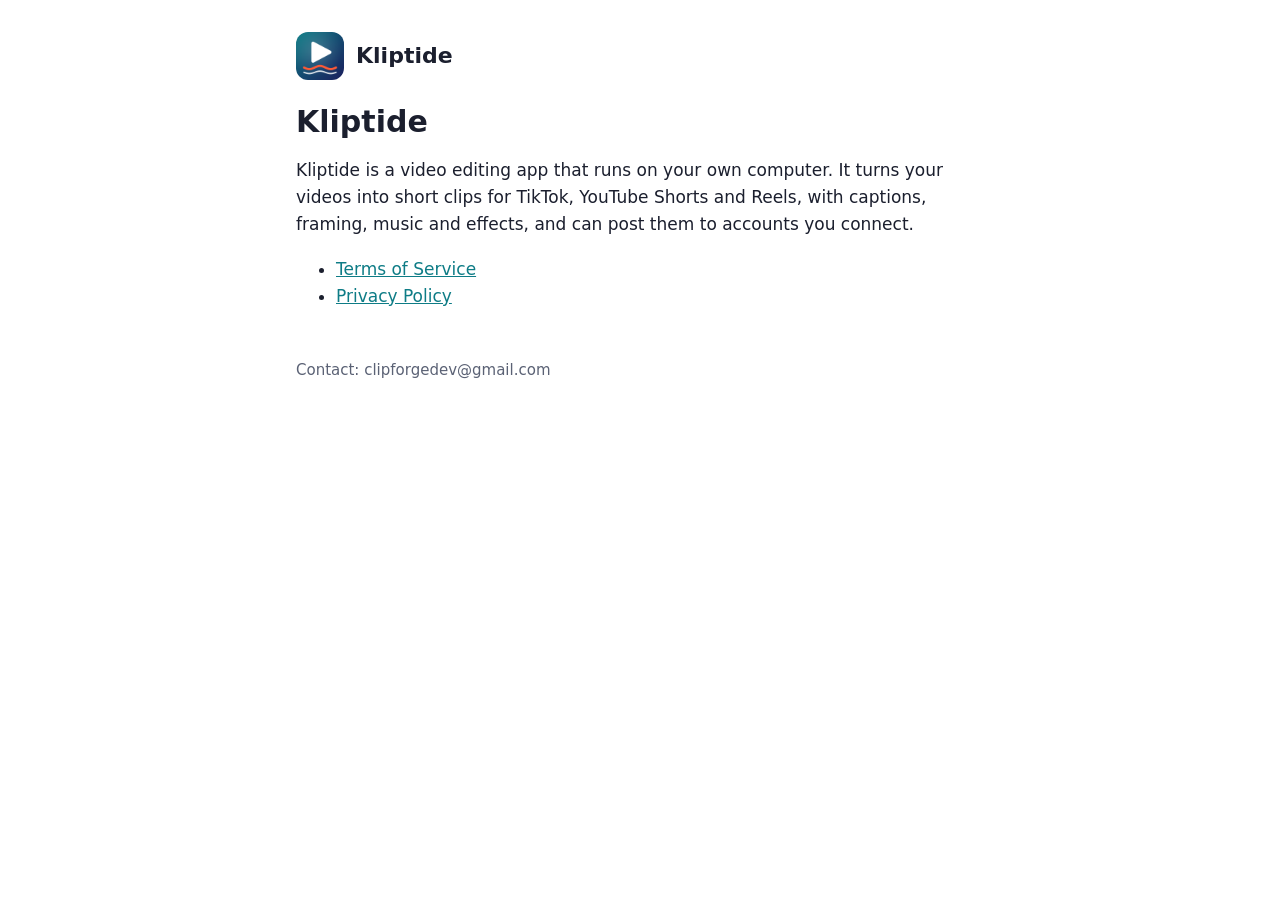
<file: index.html>
<!doctype html>
<html lang="en">
<head>
<meta charset="utf-8" />
<meta name="viewport" content="width=device-width, initial-scale=1" />
<title>Kliptide</title>
<link rel="icon" href="icon.png" />
<link rel="stylesheet" href="style.css" />
</head>
<body>
<main>
  <header><img src="icon.png" alt="" /><a href="./">Kliptide</a></header>
  <h1>Kliptide</h1>
  <p>Kliptide is a video editing app that runs on your own computer. It turns your videos into short clips for TikTok, YouTube Shorts and Reels, with captions, framing, music and effects, and can post them to accounts you connect.</p>
  <ul>
    <li><a href="terms.html">Terms of Service</a></li>
    <li><a href="privacy.html">Privacy Policy</a></li>
  </ul>
  <footer>Contact: clipforgedev@gmail.com</footer>
</main>
</body>
</html>
</file>
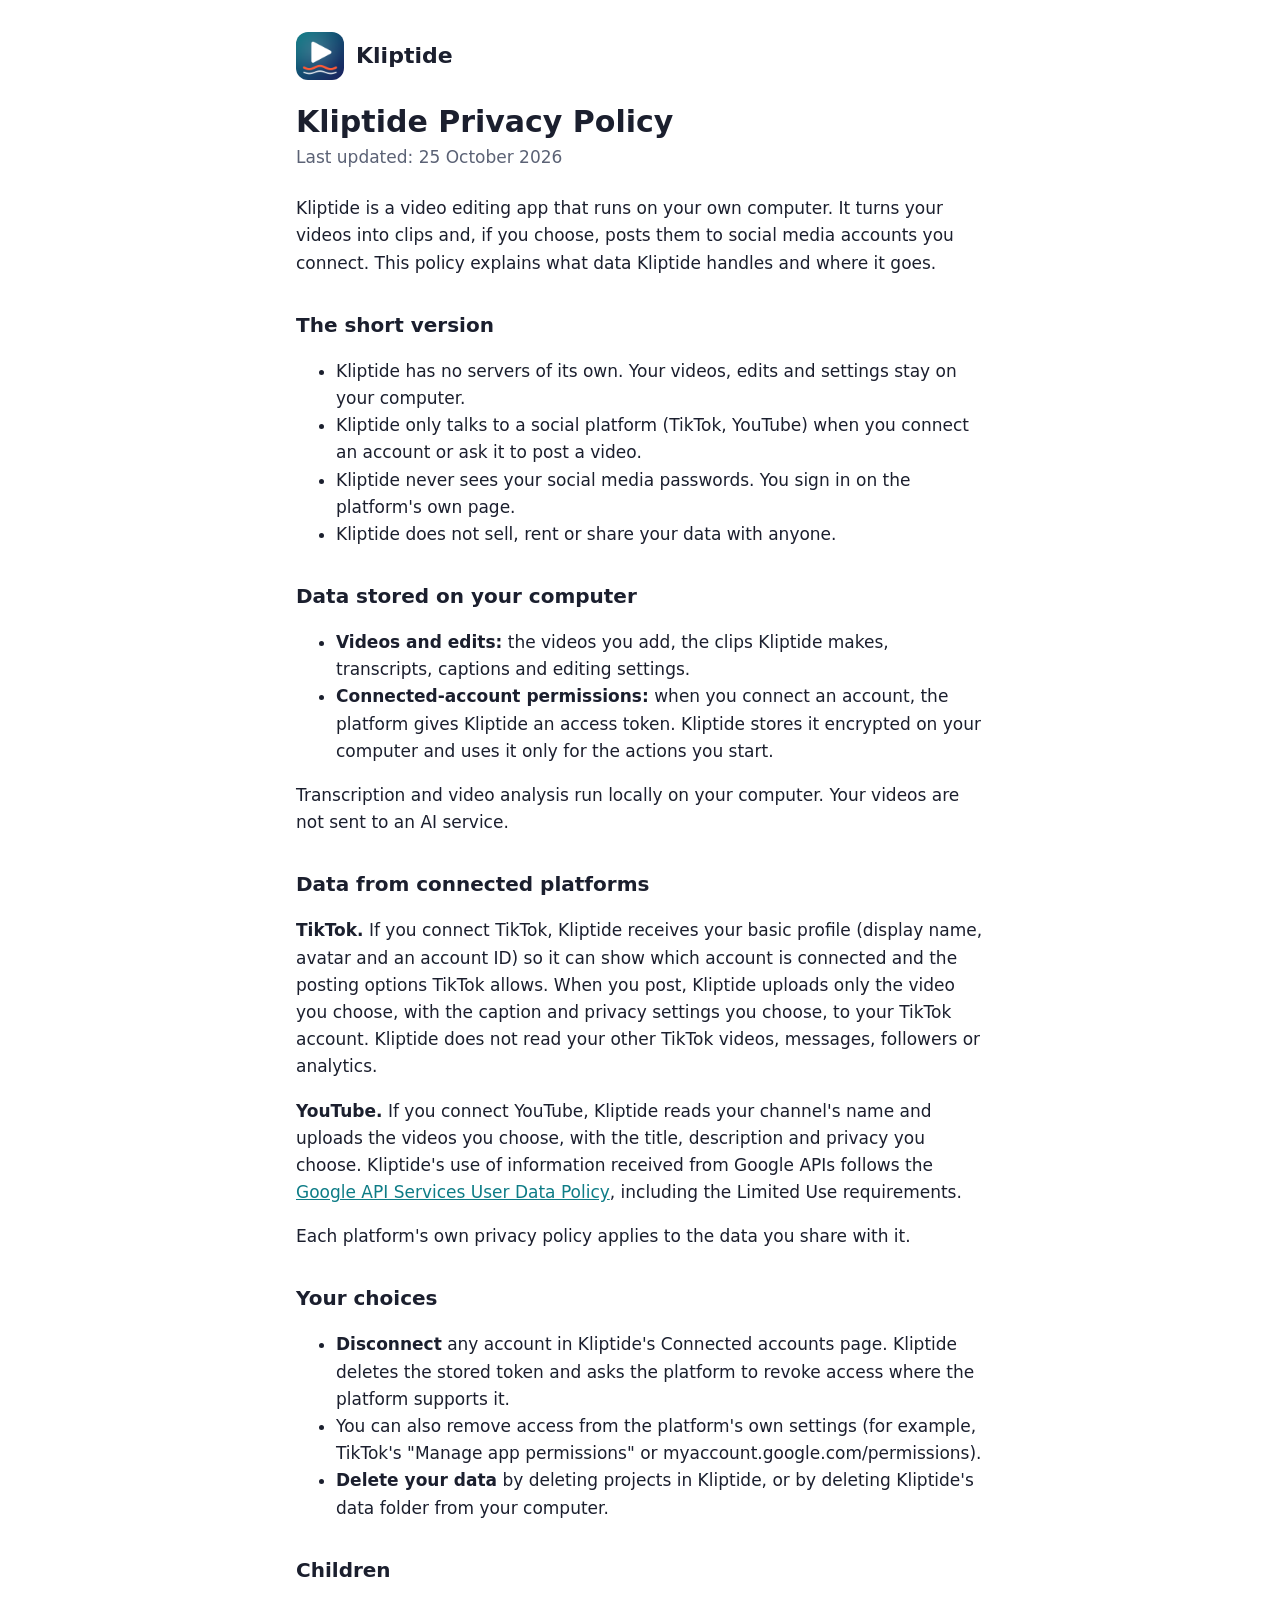
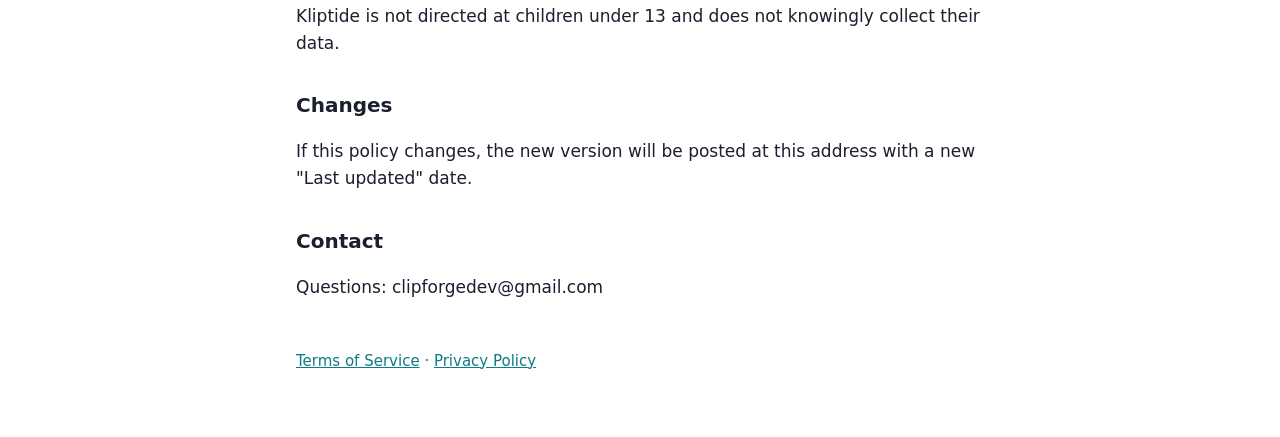
<file: privacy.html>
<!doctype html>
<html lang="en">
<head>
<meta charset="utf-8" />
<meta name="viewport" content="width=device-width, initial-scale=1" />
<title>Kliptide Privacy Policy</title>
<link rel="icon" href="icon.png" />
<link rel="stylesheet" href="style.css" />
</head>
<body>
<main>
<header><img src="icon.png" alt="" /><a href="./">Kliptide</a></header>
<h1>Kliptide Privacy Policy</h1>
<p class="updated">Last updated: 25 October 2026</p>
<p>Kliptide is a video editing app that runs on your own computer. It turns your videos into clips and, if you choose, posts them to social media accounts you connect. This policy explains what data Kliptide handles and where it goes.</p>
<h2>The short version</h2>
<ul>
<li>Kliptide has no servers of its own. Your videos, edits and settings stay on your computer.</li>
<li>Kliptide only talks to a social platform (TikTok, YouTube) when you connect an account or ask it to post a video.</li>
<li>Kliptide never sees your social media passwords. You sign in on the platform's own page.</li>
<li>Kliptide does not sell, rent or share your data with anyone.</li>
</ul>
<h2>Data stored on your computer</h2>
<ul>
<li><strong>Videos and edits:</strong> the videos you add, the clips Kliptide makes, transcripts, captions and editing settings.</li>
<li><strong>Connected-account permissions:</strong> when you connect an account, the platform gives Kliptide an access token. Kliptide stores it encrypted on your computer and uses it only for the actions you start.</li>
</ul>
<p>Transcription and video analysis run locally on your computer. Your videos are not sent to an AI service.</p>
<h2>Data from connected platforms</h2>
<p><strong>TikTok.</strong> If you connect TikTok, Kliptide receives your basic profile (display name, avatar and an account ID) so it can show which account is connected and the posting options TikTok allows. When you post, Kliptide uploads only the video you choose, with the caption and privacy settings you choose, to your TikTok account. Kliptide does not read your other TikTok videos, messages, followers or analytics.</p>
<p><strong>YouTube.</strong> If you connect YouTube, Kliptide reads your channel's name and uploads the videos you choose, with the title, description and privacy you choose. Kliptide's use of information received from Google APIs follows the <a href="https://developers.google.com/terms/api-services-user-data-policy">Google API Services User Data Policy</a>, including the Limited Use requirements.</p>
<p>Each platform's own privacy policy applies to the data you share with it.</p>
<h2>Your choices</h2>
<ul>
<li><strong>Disconnect</strong> any account in Kliptide's Connected accounts page. Kliptide deletes the stored token and asks the platform to revoke access where the platform supports it.</li>
<li>You can also remove access from the platform's own settings (for example, TikTok's "Manage app permissions" or myaccount.google.com/permissions).</li>
<li><strong>Delete your data</strong> by deleting projects in Kliptide, or by deleting Kliptide's data folder from your computer.</li>
</ul>
<h2>Children</h2>
<p>Kliptide is not directed at children under 13 and does not knowingly collect their data.</p>
<h2>Changes</h2>
<p>If this policy changes, the new version will be posted at this address with a new "Last updated" date.</p>
<h2>Contact</h2>
<p>Questions: clipforgedev@gmail.com</p>
<footer><a href="terms.html">Terms of Service</a> · <a href="privacy.html">Privacy Policy</a></footer>
</main>
</body>
</html>
</file>
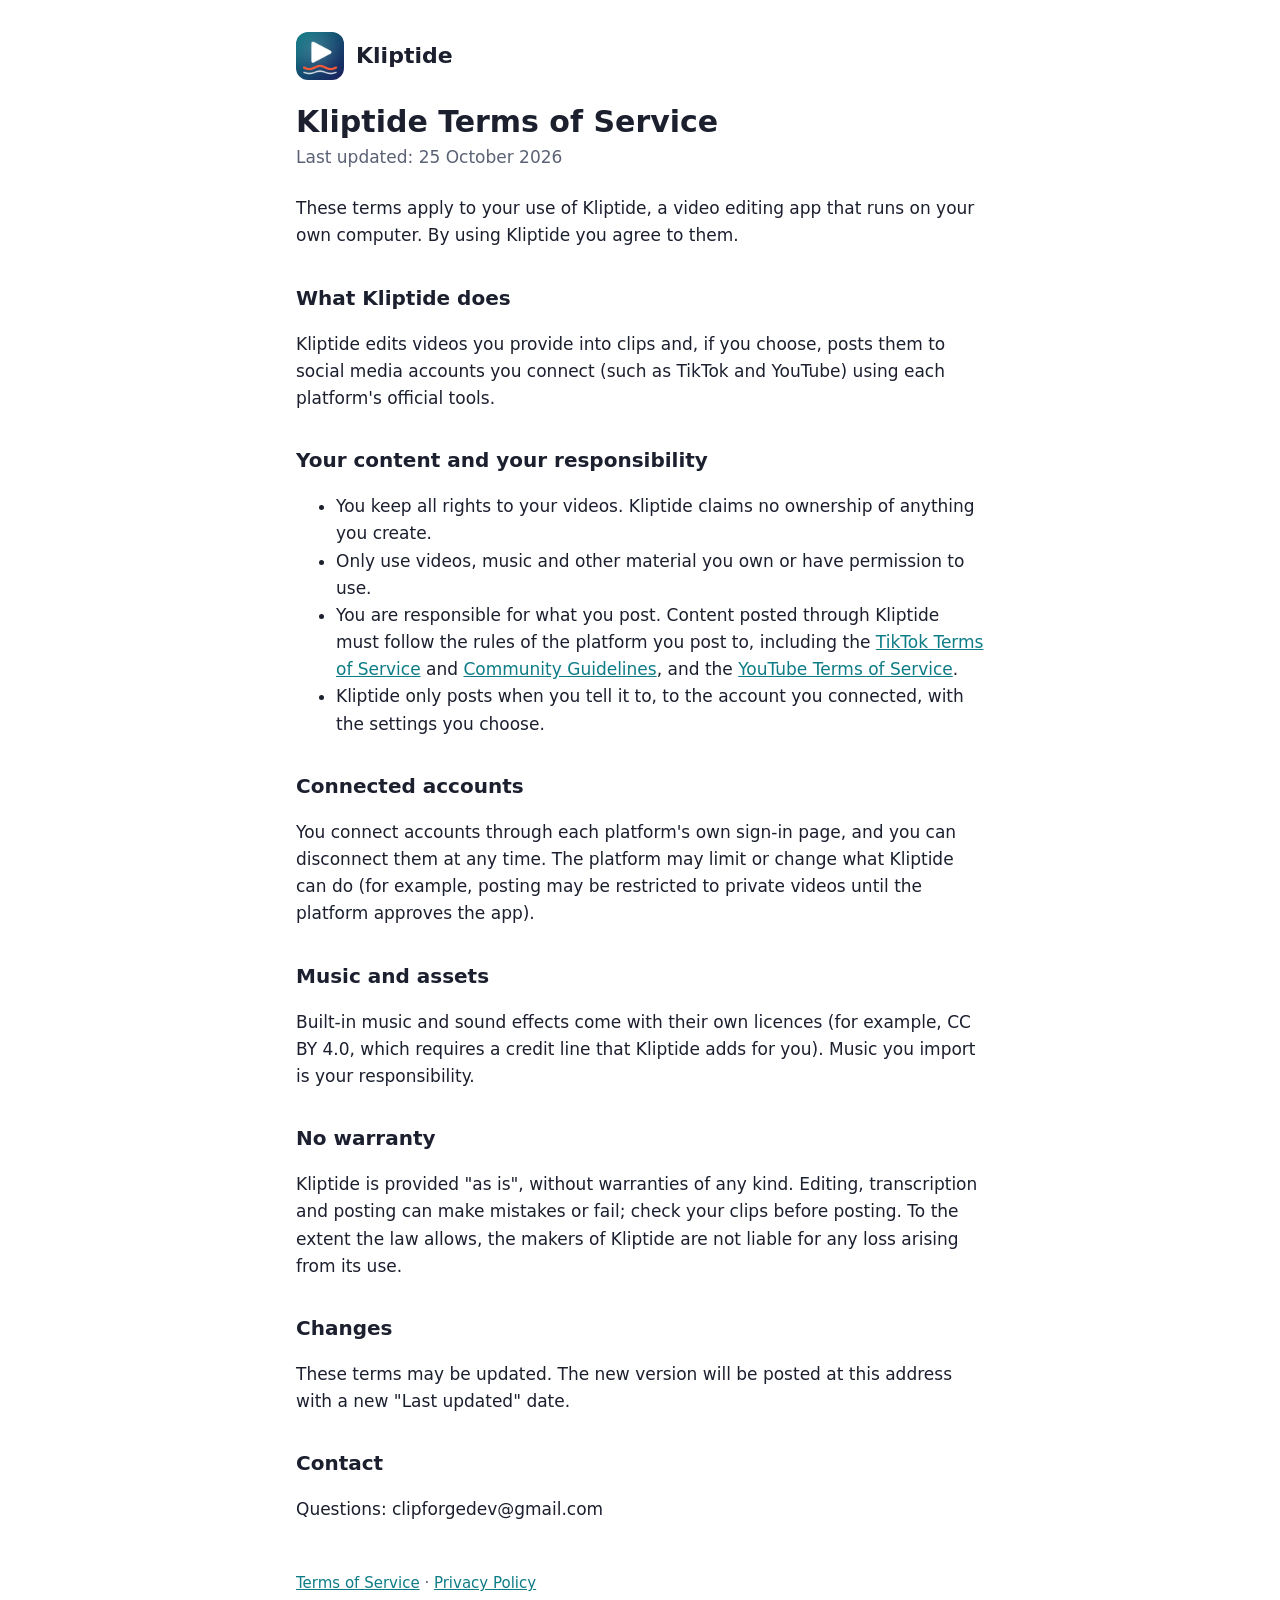
<file: terms.html>
<!doctype html>
<html lang="en">
<head>
<meta charset="utf-8" />
<meta name="viewport" content="width=device-width, initial-scale=1" />
<title>Kliptide Terms of Service</title>
<link rel="icon" href="icon.png" />
<link rel="stylesheet" href="style.css" />
</head>
<body>
<main>
<header><img src="icon.png" alt="" /><a href="./">Kliptide</a></header>
<h1>Kliptide Terms of Service</h1>
<p class="updated">Last updated: 25 October 2026</p>
<p>These terms apply to your use of Kliptide, a video editing app that runs on your own computer. By using Kliptide you agree to them.</p>
<h2>What Kliptide does</h2>
<p>Kliptide edits videos you provide into clips and, if you choose, posts them to social media accounts you connect (such as TikTok and YouTube) using each platform's official tools.</p>
<h2>Your content and your responsibility</h2>
<ul>
<li>You keep all rights to your videos. Kliptide claims no ownership of anything you create.</li>
<li>Only use videos, music and other material you own or have permission to use.</li>
<li>You are responsible for what you post. Content posted through Kliptide must follow the rules of the platform you post to, including the <a href="https://www.tiktok.com/legal/terms-of-service">TikTok Terms of Service</a> and <a href="https://www.tiktok.com/community-guidelines">Community Guidelines</a>, and the <a href="https://www.youtube.com/t/terms">YouTube Terms of Service</a>.</li>
<li>Kliptide only posts when you tell it to, to the account you connected, with the settings you choose.</li>
</ul>
<h2>Connected accounts</h2>
<p>You connect accounts through each platform's own sign-in page, and you can disconnect them at any time. The platform may limit or change what Kliptide can do (for example, posting may be restricted to private videos until the platform approves the app).</p>
<h2>Music and assets</h2>
<p>Built-in music and sound effects come with their own licences (for example, CC BY 4.0, which requires a credit line that Kliptide adds for you). Music you import is your responsibility.</p>
<h2>No warranty</h2>
<p>Kliptide is provided "as is", without warranties of any kind. Editing, transcription and posting can make mistakes or fail; check your clips before posting. To the extent the law allows, the makers of Kliptide are not liable for any loss arising from its use.</p>
<h2>Changes</h2>
<p>These terms may be updated. The new version will be posted at this address with a new "Last updated" date.</p>
<h2>Contact</h2>
<p>Questions: clipforgedev@gmail.com</p>
<footer><a href="terms.html">Terms of Service</a> · <a href="privacy.html">Privacy Policy</a></footer>
</main>
</body>
</html>
</file>
<file: style.css>
:root { --ink: #1b1f2e; --muted: #5b6275; --accent: #0e7c86; --bg: #ffffff; }
* { box-sizing: border-box; }
body { margin: 0; background: var(--bg); color: var(--ink); font: 17px/1.6 system-ui, -apple-system, "Segoe UI", Roboto, sans-serif; }
main { max-width: 720px; margin: 0 auto; padding: 32px 16px 64px; }
header { display: flex; align-items: center; gap: 12px; margin-bottom: 24px; }
header img { width: 48px; height: 48px; border-radius: 12px; }
header a { color: var(--ink); text-decoration: none; font-weight: 700; font-size: 22px; }
h1 { font-size: 30px; line-height: 1.2; margin: 0 0 4px; }
h2 { font-size: 20px; margin: 32px 0 8px; }
.updated { color: var(--muted); margin: 0 0 24px; }
a { color: var(--accent); }
footer { margin-top: 48px; color: var(--muted); font-size: 15px; }
</file>
